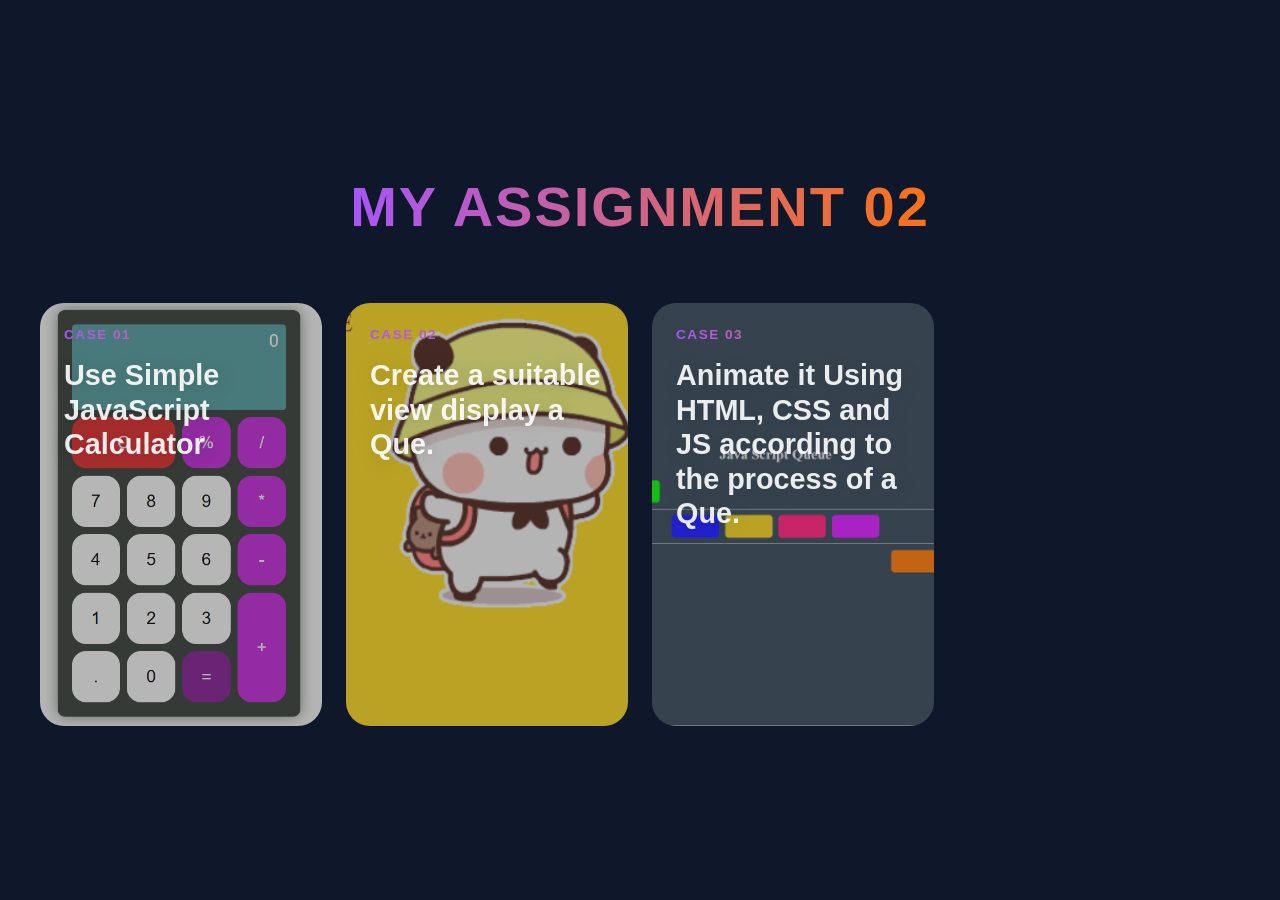
<file: pages/Assiment02.html>
<!DOCTYPE html>
<html lang="en">
<head>
    <meta charset="UTF-8">
    <title>Assiment 02</title>
    <link rel="stylesheet" href="assiment01css.css">
    <link rel="icon"type ="image/X-icon" href="../assets/logo.png">
</head>
<body>

<section class="hero-section" >
<h2 class="assignment-title">MY ASSIGNMENT 02</h2>

<div class="card-grid"  >
<!--Card 01-->
    <a class="card" href="https://github.com/ovindi2004/JS-Calculator">
        <div class="card__background" style="background-image: url(img_13.png)"></div>
        <div class="card__content" >
            <p class="card__category">Case 01</p>
            <h3 class="card__heading">Use  Simple JavaScript Calculator</h3>
        </div>
    </a>
  <!--  Card 02-->
    <a class="card" href="https://github.com/ovindi2004/DOM-Manipulation-With-JS/blob/main/DOM%20Manipulation%20With%20JS/Case%2001.html">
        <div class="card__background" style="background-image: url(img_14.png)"></div>
        <div class="card__content">
            <p class="card__category">Case 02</p>
            <h3 class="card__heading"> Create a suitable view display a Que.</h3>
        </div>
    </a>
   <!-- Card 03-->
    <a class="card" href="https://github.com/ovindi2004/DOM-Manipulation-With-JS/blob/main/DOM%20Manipulation%20With%20JS/Case%2002.html">
        <div class="card__background" style="background-image: url(img_15.png)"></div>
        <div class="card__content">
            <p class="card__category">Case 03</p>
            <h3 class="card__heading">Animate it Using HTML, CSS and JS according to the process of a Que.</h3>
        </div>
    </a>


</div>
</section>
<script src="https://unpkg.com/aos@2.3.1/dist/aos.js"></script>
<script>
    AOS.init();
</script>
</body>
</html>
</file>
<file: pages/assiment01css.css>
:root {
    --background-dark: #0f172a;
    --spacing-s: 8px;
    --spacing-m: 16px;
    --spacing-l: 24px;
    --spacing-xl: 32px;
    --spacing-xxl: 64px;
    --text-light: rgba(255,255,255,0.75);
    --text-lighter: rgba(255,255,255,0.9);
    --width-container: 1200px;

    /* Purple + Orange palette */
    --color-purple: #a855f7;
    --color-orange: #f97316;
    --gradient-primary: linear-gradient(90deg, #a855f7, #f97316);
    --gradient-shimmer: linear-gradient(90deg, #a855f7, #f97316, #a855f7);
    --badge-bg: linear-gradient(135deg, rgba(168,85,247,0.3), rgba(249,115,22,0.3));
    --badge-border: rgba(168, 85, 247, 0.5);
}

* {
    border: 0;
    margin: 0;
    padding: 0;
    box-sizing: border-box;
}

html {
    height: 100%;
    font-family: 'Montserrat', sans-serif;
    font-size: 16px;
}

body {
    height: 100%;
}

.hero-section {
    align-items: center;
    background: var(--background-dark);
    display: flex;
    min-height: 100%;
    justify-content: center;
    padding: var(--spacing-xxl) var(--spacing-l);
    flex-direction: column;
}

/* Title — shimmer animation */
.assignment-title {
    font-size: 3.5rem;
    font-weight: 700;
    margin-bottom: var(--spacing-xxl);
    text-align: center;
    letter-spacing: 2px;
    background: var(--gradient-shimmer);
    background-size: 200% auto;
    -webkit-background-clip: text;
    -webkit-text-fill-color: transparent;
    background-clip: text;
    animation: shimmer 3s linear infinite;
}

@keyframes shimmer {
    0%   { background-position: 0% center; }
    100% { background-position: 200% center; }
}

.card-grid {
    display: grid;
    grid-template-columns: repeat(1, 1fr);
    grid-column-gap: var(--spacing-l);
    grid-row-gap: var(--spacing-l);
    max-width: var(--width-container);
    width: 100%;
}

@media(min-width: 540px) {
    .card-grid {
        grid-template-columns: repeat(2, 1fr);
    }
}

@media(min-width: 960px) {
    .card-grid {
        grid-template-columns: repeat(4, 1fr);
    }
}

.card {
    list-style: none;
    position: relative;
    text-decoration: none;
}

.card:before {
    content: '';
    display: block;
    padding-bottom: 150%;
    width: 100%;
}

.card__background {
    background-size: cover;
    background-position: center;
    border-radius: var(--spacing-l);
    bottom: 0;
    filter: brightness(0.75) saturate(1.2) contrast(0.85);
    left: 0;
    position: absolute;
    right: 0;
    top: 0;
    transform-origin: center;
    transform: scale(1) translateZ(0);
    transition: filter 200ms linear, transform 200ms linear;
}

.card:hover .card__background {
    transform: scale(1.05) translateZ(0);
}

.card-grid:hover > .card:not(:hover) .card__background {
    filter: brightness(0.5) saturate(0.5) contrast(1.2) blur(20px);
}

.card__content {
    left: 0;
    padding: var(--spacing-l);
    position: absolute;
    top: 0;
}

/* Category — orange to purple gradient */
.card__category {
    font-size: 0.85rem;
    font-weight: 700;
    margin-bottom: var(--spacing-m);
    text-transform: uppercase;
    letter-spacing: 1.5px;
    background: var(--gradient-primary);
    -webkit-background-clip: text;
    -webkit-text-fill-color: transparent;
    background-clip: text;
}

.card__heading {
    color: var(--text-lighter);
    font-size: 1.8rem;
    text-shadow: 2px 2px 20px rgba(0,0,0,0.2);
    line-height: 1.2;
}

/* Badge — optional, add to your HTML */
.card__badge {
    position: absolute;
    bottom: var(--spacing-l);
    right: var(--spacing-l);
    background: var(--badge-bg);
    backdrop-filter: blur(6px);
    color: var(--text-lighter);
    font-size: 0.7rem;
    font-weight: 700;
    text-transform: uppercase;
    letter-spacing: 1.5px;
    padding: 6px 12px;
    border-radius: 100px;
    border: 1px solid var(--badge-border);
}
</file>
